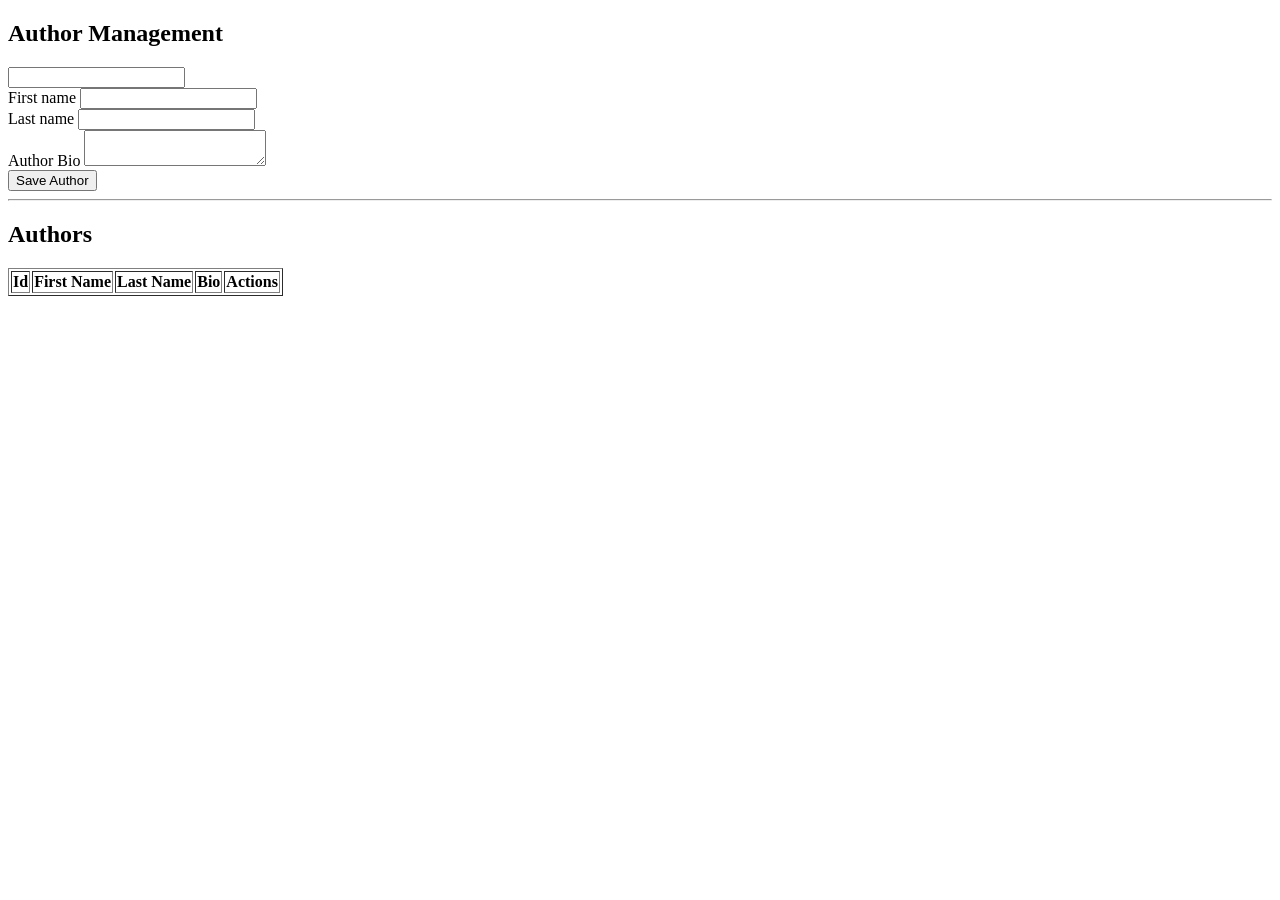
<file: src/main/resources/templates/authors.html>
<!DOCTYPE html>
<html lang="en">

<head>
<meta charset="UTF-8">
<meta name="viewport" content="width=device-width, initial-scale=1.0">
<meta name="_csrf" th:content="${_csrf.token}">
<meta name="_csrf_header" th:content="${_csrf.headerName}">
<title>Document</title>
<link rel="stylesheet" th:href="@{/css/authors.css}">
<script th:src="@{/js/authors.js}" defer></script>
</head>

<body>
	<div id="container">
		<section class="card">
			<h1>Author Management</h1>
			<p id="message" hidden></p>

			<form id="author-form">
				<input type="text" id="author-id">
				<div class="form-group">
					<label for="author-first-name"> First name </label> <input
						type="text" id="author-first-name" required>
				</div>


				<div class="form-group">
					<label for="author-last-name"> Last name </label> <input
						type="text" id="author-last-name" required>
				</div>

				<div class="form-group">
					<label for="author-bio"> Author Bio </label>
					<textarea id="author-bio" rows=""5></textarea>
				</div>
				<div class="form-actions">
					<button type="submit" id="save-button">Save Author</button>
					<button type="button" id="cancel-button" hidden>Cancel</button>
				</div>
			</form>

			<hr>
		</section>
	</div>

	<section class="card">
		<h2>Authors</h2>
		<table border="1">
			<thead>
				<tr>
					<th>Id</th>
					<th>First Name</th>
					<th>Last Name</th>
					<th>Bio</th>
					<th>Actions</th>
				</tr>
			</thead>
			<tbody id="author-table-body">

			</tbody>
		</table>
	</section>

</body>

</html>
</file>
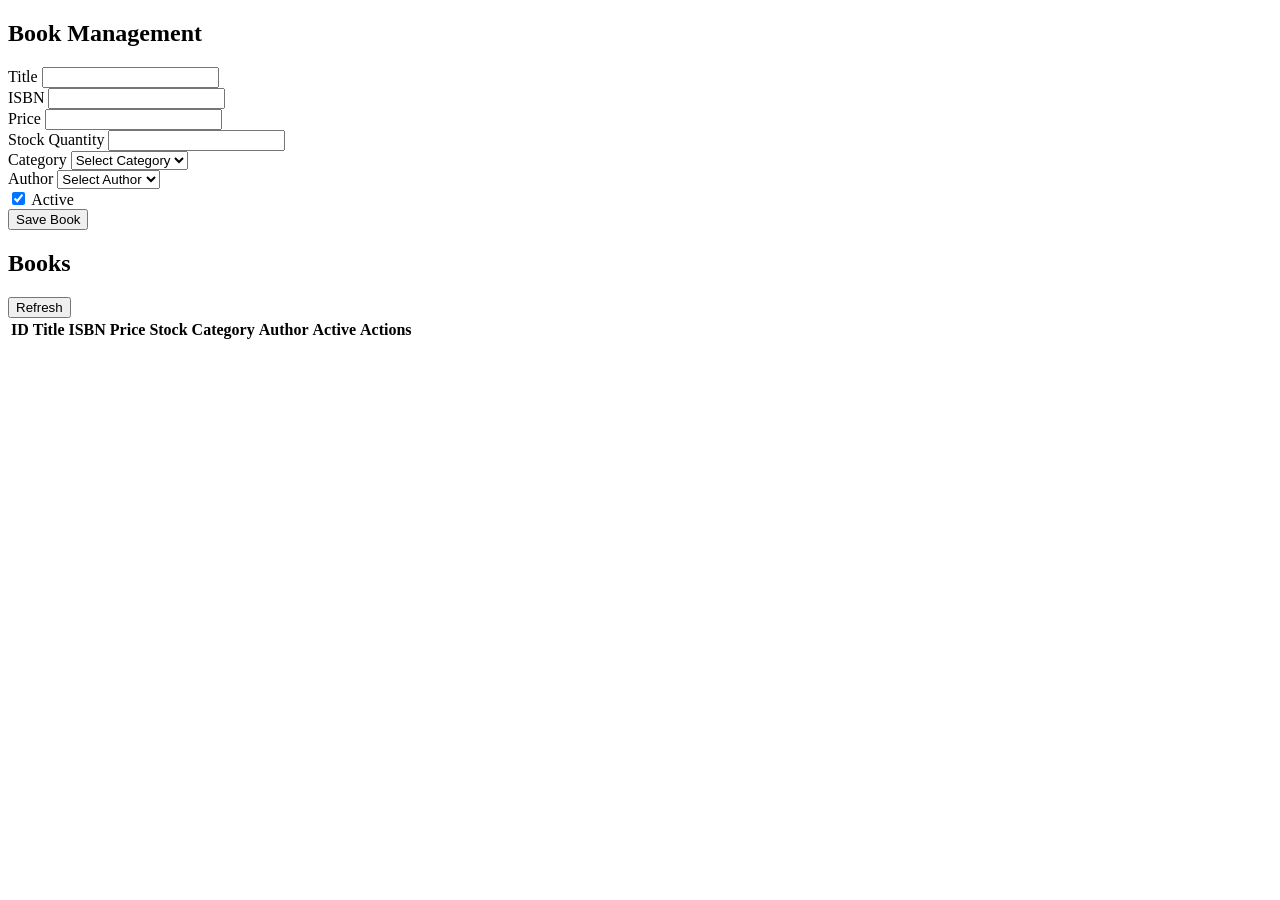
<file: src/main/resources/templates/books.html>
<!DOCTYPE html>
<html lang="en" xmlns:th="http://www.thymeleaf.org">

<head>
<meta charset="UTF-8">

<meta name="viewport" content="width=device-width, initial-scale=1.0">

<meta name="_csrf" th:content="${_csrf.token}">

<meta name="_csrf_header" th:content="${_csrf.headerName}">

<title>Book Management</title>

<link rel="stylesheet" th:href="@{/css/books.css}">

<script defer th:src="@{/js/books.js}">
	
</script>
</head>

<body>

	<div class="container">

		<section class="card">

			<h1>Book Management</h1>

			<p id="message" class="message" hidden></p>

			<form id="book-form">

				<input type="hidden" id="book-id">

				<div class="form-group">

					<label for="book-title"> Title </label> <input type="text"
						id="book-title" required>

				</div>

				<div class="form-group">

					<label for="book-isbn"> ISBN </label> <input type="text"
						id="book-isbn" required>

				</div>

				<div class="form-group">

					<label for="book-price"> Price </label> <input type="number"
						id="book-price" min="0" step="0.01" required>

				</div>

				<div class="form-group">

					<label for="book-stock"> Stock Quantity </label> <input
						type="number" id="book-stock" min="0" required>

				</div>

				<div class="form-group">

					<label for="book-category"> Category </label> <select
						id="book-category" required>

						<option value="">Select Category</option>

					</select>

				</div>

				<div class="form-group">

					<label for="book-author"> Author </label> <select id="book-author"
						required>

						<option value="">Select Author</option>

					</select>

				</div>

				<div class="form-group checkbox-group">

					<input type="checkbox" id="book-active" checked>

					<label for="book-active"> Active </label>

				</div>

				<div class="form-actions">

					<button type="submit" id="save-button">Save Book</button>

					<button type="button" id="cancel-button" hidden>Cancel</button>

				</div>

			</form>

		</section>


		<section class="card">

			<div class="table-header">

				<h2>Books</h2>

				<button type="button" id="refresh-button">Refresh</button>

			</div>

			<div class="table-wrapper">

				<table>

					<thead>

						<tr>
							<th>ID</th>
							<th>Title</th>
							<th>ISBN</th>
							<th>Price</th>
							<th>Stock</th>
							<th>Category</th>
							<th>Author</th>
							<th>Active</th>
							<th>Actions</th>
						</tr>

					</thead>

					<tbody id="book-table-body">
					</tbody>

				</table>

			</div>

		</section>

	</div>

</body>
</html>
</file>
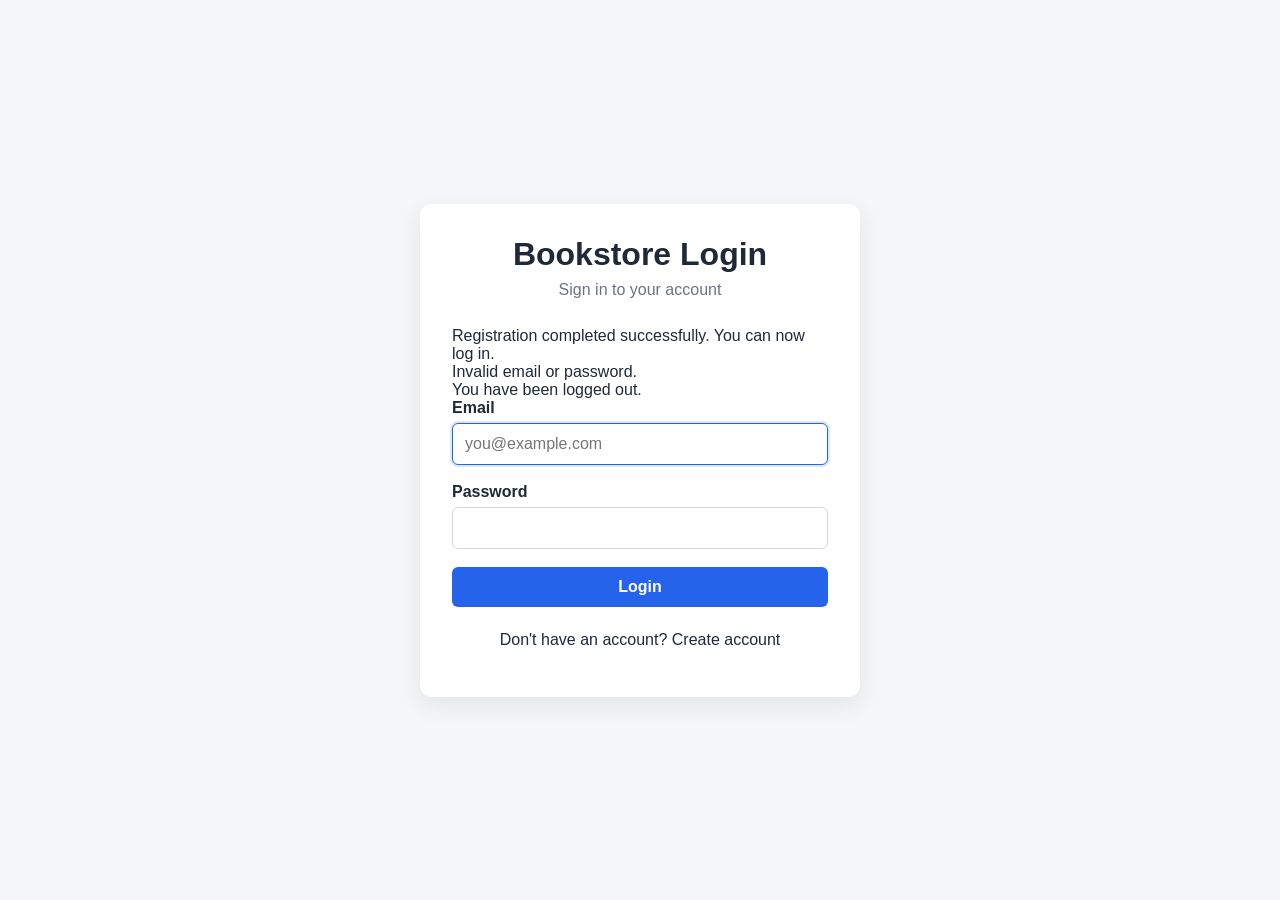
<file: src/main/resources/templates/login.html>
<!DOCTYPE html>
<html lang="en" xmlns:th="http://www.thymeleaf.org">
<head>
    <meta charset="UTF-8">
    <meta name="viewport" content="width=device-width, initial-scale=1.0">
    <title>Login | Bookstore</title>
    <link rel="stylesheet" href="./css/auth.css">
</head>
<body>
    <div class="auth-container">
        <div class="auth-card">
            <h1>Bookstore Login</h1>

            <p class="subtitle">Sign in to your account</p>

            <div class="message success" th:if="${param.registered}">
                Registration completed successfully. You can now log in.
            </div>

            <div class="message error-message" th:if="${param.error}">
            Invalid email or password. </div>
        
            <div class="message success" th:if="${param.logout}">
                You have been logged out.
            </div>
            <form th:action="@{/login}" method="post">
                <div class="form-group">
                    <label for="username">Email</label>
                    <input type="email" name="username" id="username" placeholder="you@example.com" required autofocus>
                </div>
                <div class="form-group">
                    <label for="password">Password</label>
                    <input type="password" name="password" id="password" required >
                </div>
                <button type="submit" class="primary-button">Login</button>
            </form>
            <p class="login-link">
                Don't have an account? <a th:href="@{/register}">
                    Create account 
                </a>
            </p>
        </div>
    </div>
</body>
</file>
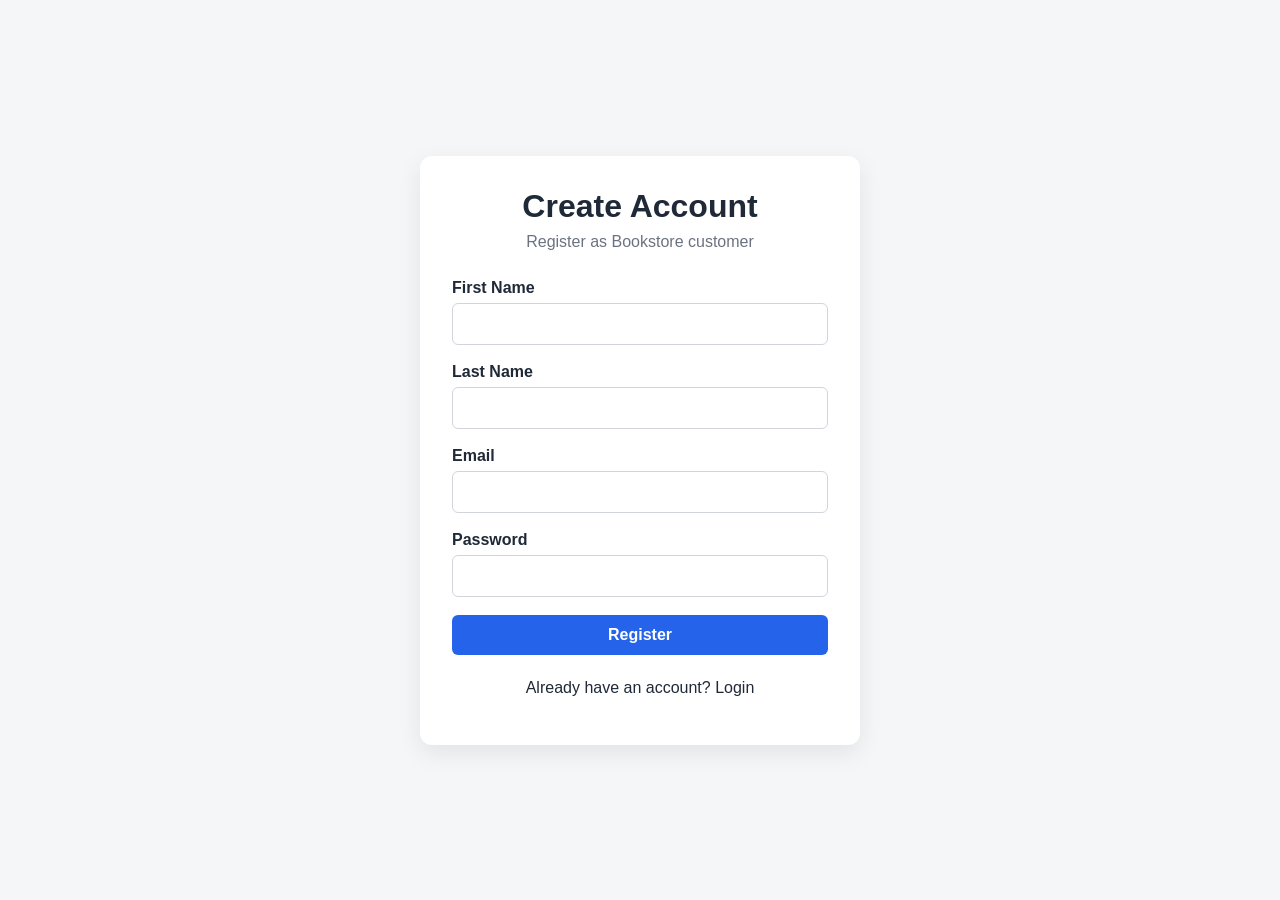
<file: src/main/resources/templates/register.html>
<!DOCTYPE html>
<html lang="en" xmlns:th="http://www.thymeleaf.org">
<head>
    <meta charset="UTF-8">
    <meta name="viewport" content="width=device-width, initial-scale=1.0">
    <title>Register | Bookstore</title>
    <link rel="stylesheet" href="./css/auth.css">
</head>
<body>
    <div class="auth-container">
        <div class="auth-card">
            <h1>Create Account</h1>
            <p class="subtitle">
                Register as Bookstore customer
            </p>
            <form th:action="@{/register}" th:object="${registerRequest}" method="post">
                <div class="form-group">
                    <label for="firstName">First Name</label>
                    <input id="firstName" type="text" th:field="*{firstName}">
                    <p class="error" th:if=${#fields.hasErrors('firstName')} th:error="*{firstName}"></p>
                </div>
                <div class="form-group">
                    <label for="lastName">Last Name</label>
                    <input id="lastName" type="text" th:field="*{lastName}">
                    <p class="error" th:if=${#fields.hasErrors('lastName')} th:error="*{lastName}"></p>
                </div>
                <div class="form-group">
                    <label for="email">Email</label>
                    <input id="email" type="text" th:field="*{email}">
                    <p class="error" th:if=${#fields.hasErrors('email')} th:error="*{email}"></p>
                </div>
                <div class="form-group">
                    <label for="password">Password</label>
                    <input id="password" type="text" th:field="*{password}">
                    <p class="error" th:if=${#fields.hasErrors('password')} th:error="*{password}"></p>
                </div>
                <button type="submit" class="primary-button">
                    Register
                </button>
            </form>
            
            <p class="login-link">
                Already have an account?
                <a th:href="@{/login}">Login</a>
            </p>
        </div>
    </div>
</body>
</html>
</file>
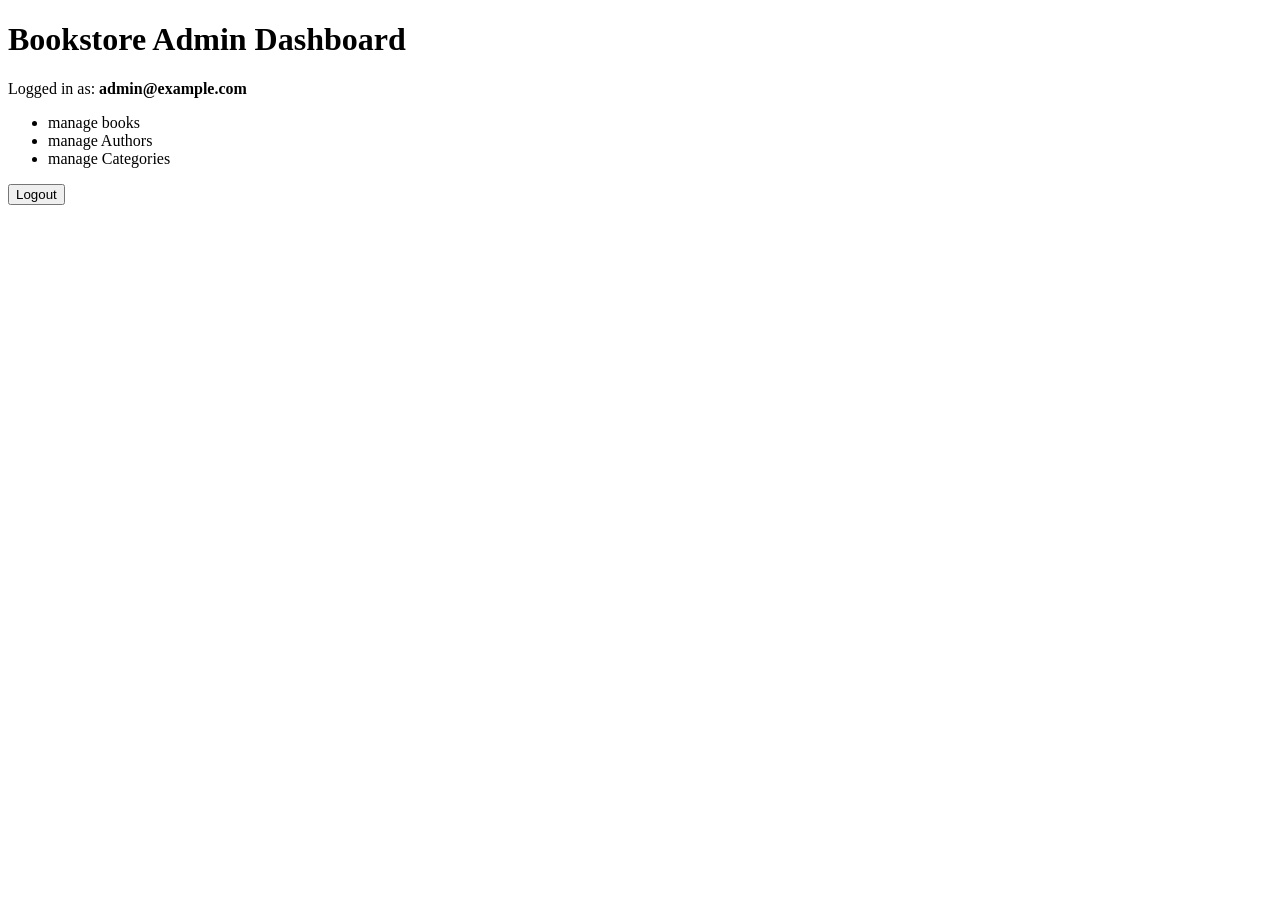
<file: src/main/resources/templates/admin/dashboard.html>
<!DOCTYPE html>
<html lang="en" xmlns:th="http://www.thymeleaf.org">
<head>
<meta charset="UTF-8">
<title>Admin Dashhboard</title>
</head>
<body>

    <h1>Bookstore Admin Dashboard</h1>
    
    <p>
        Logged in as: 
        <strong th:text="${email}">
            admin@example.com
        </strong>
    </p>
    <nav>
        <ul>
            <li>
                <a th:href="@{/books}">manage books</a>
            </li>
             <li>
                <a th:href="@{/authors}">manage Authors</a>
            </li>
             <li>
                <a th:href="@{/categories}">manage Categories</a>
            </li>
        </ul>
    </nav>
    <form th:action="@{/logout}" method="post">
        <button type="submit">
            Logout
        </button>
    </form>
    
</body>
</html>
</file>
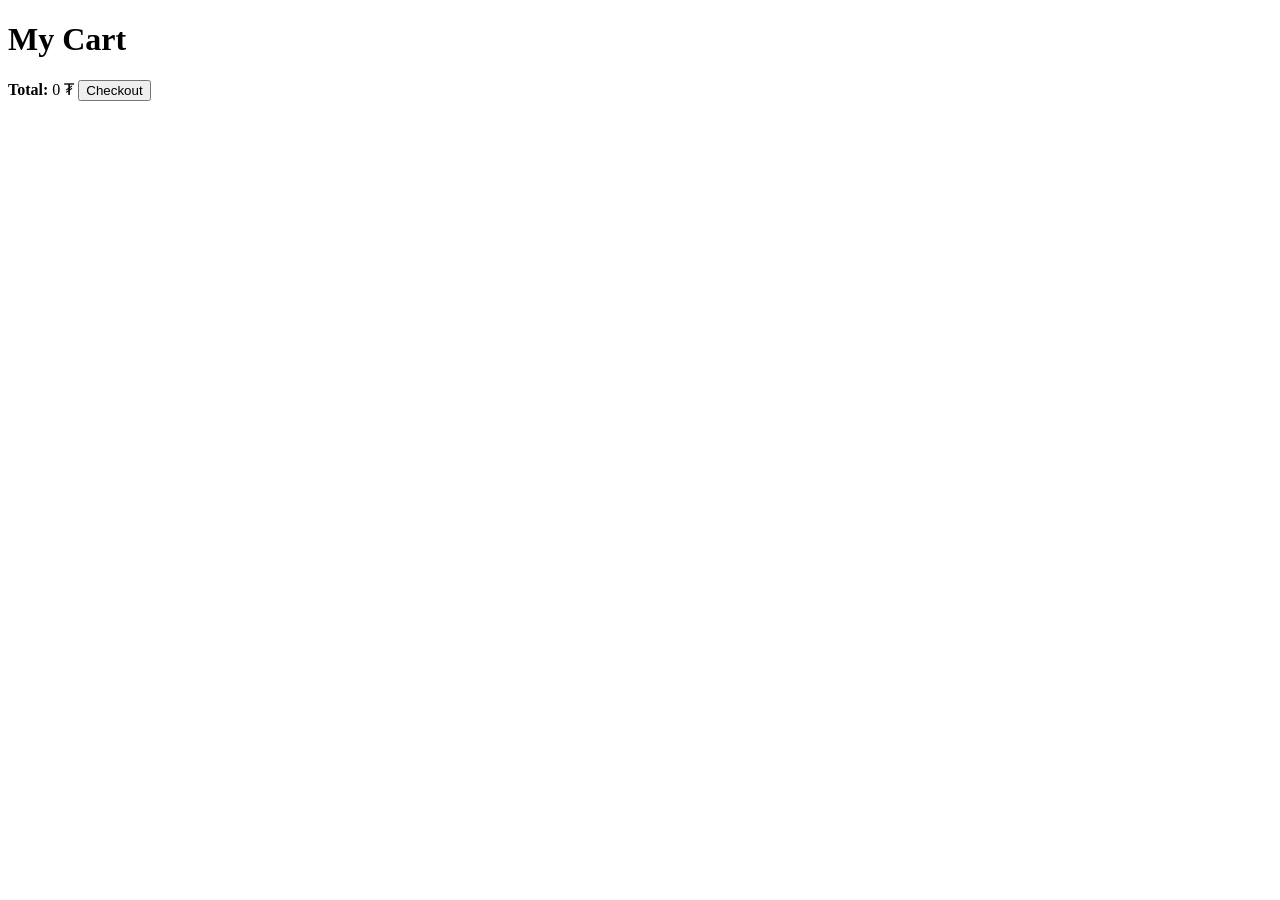
<file: src/main/resources/templates/customer/cart.html>
<!DOCTYPE html>
<html lang="en" xmlns:th="http://www.thymeleaf.org">
<head>
    <meta charset="UTF-8">
    <meta name="_csrf" th:content="${_csrf.token}">
     <meta name="_csrf_header" th:content="${_csrf.headerName}">
    <title>My Cart</title>
    <link rel="stylesheet" th:href="@{/css/cart.css}">
    <script th:src="@{/js/cart.js}" defer></script>
</head>
<body>
    <div class="container">
        <h1>My Cart</h1>
        <div id="cart-items"></div>
        <section class="cart-summary">
            <strong>Total: </strong>
            <span id="cart-total">0 ₮</span>
            <button type="button" id="checkout-button">
                Checkout
            </button>
        </section>
    </div>
</body>
</html>
</file>
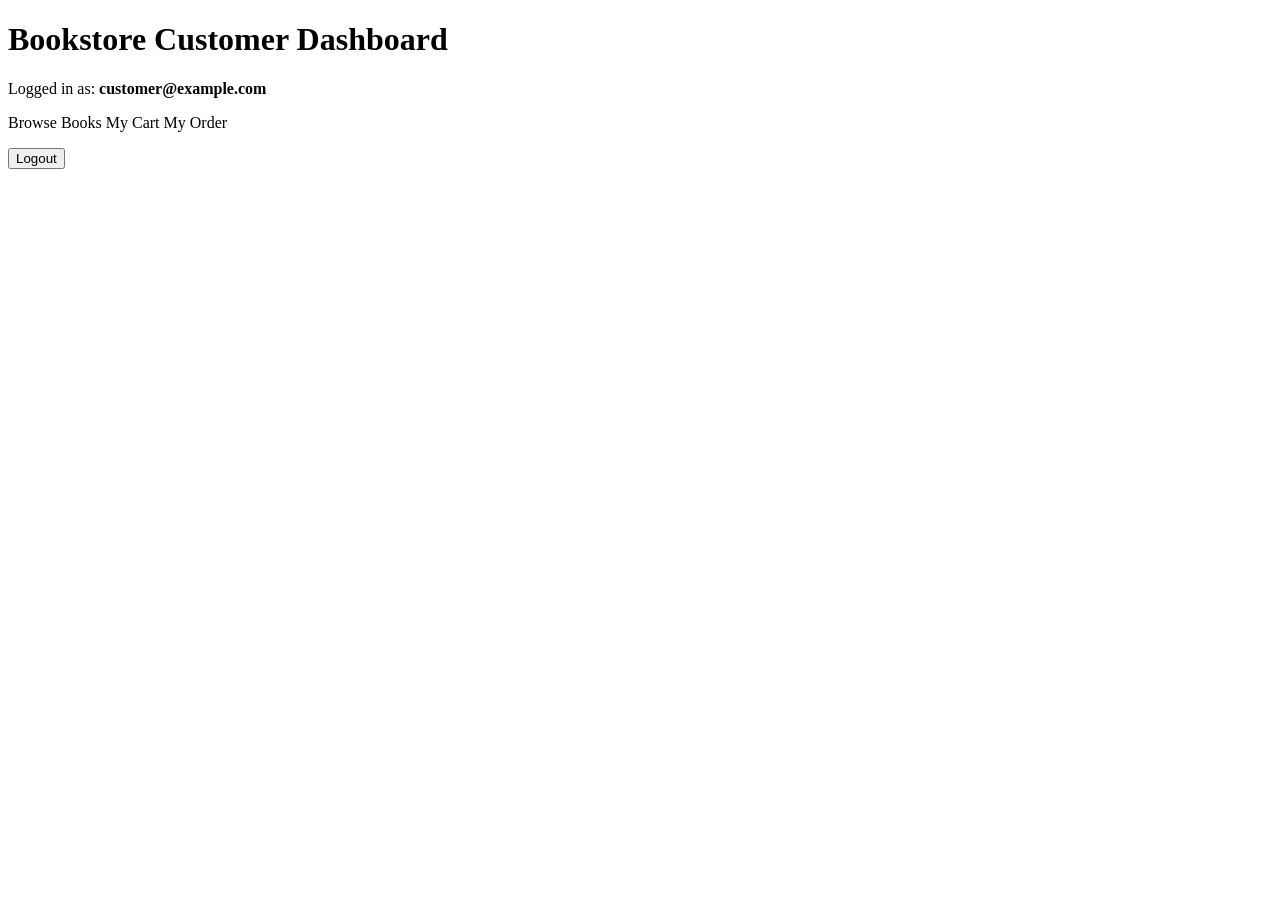
<file: src/main/resources/templates/customer/dashboard.html>
<!DOCTYPE html>
<html lang="en" xmlns:th="http://www.thymeleaf.org">
<head>
<meta charset="UTF-8">
<title>Customer Dashhboard</title>
</head>
<body>

    <h1>Bookstore Customer Dashboard</h1>
    
    <p>
        Logged in as: 
        <strong th:text="${email}">
            customer@example.com
        </strong>
    </p>
    <p>
       <a th:href="@{/shop}">
        Browse Books
       </a>
       <a th:href="@{/customer/cart}">
        My Cart
       </a>
       <a th:href="@{/customer/order}">
        My Order
       </a>
    </p>
    <form th:action="@{/logout}" method="post">
        <button type="submit">
            Logout
        </button>
    </form>
    
</body>
</html>
</file>
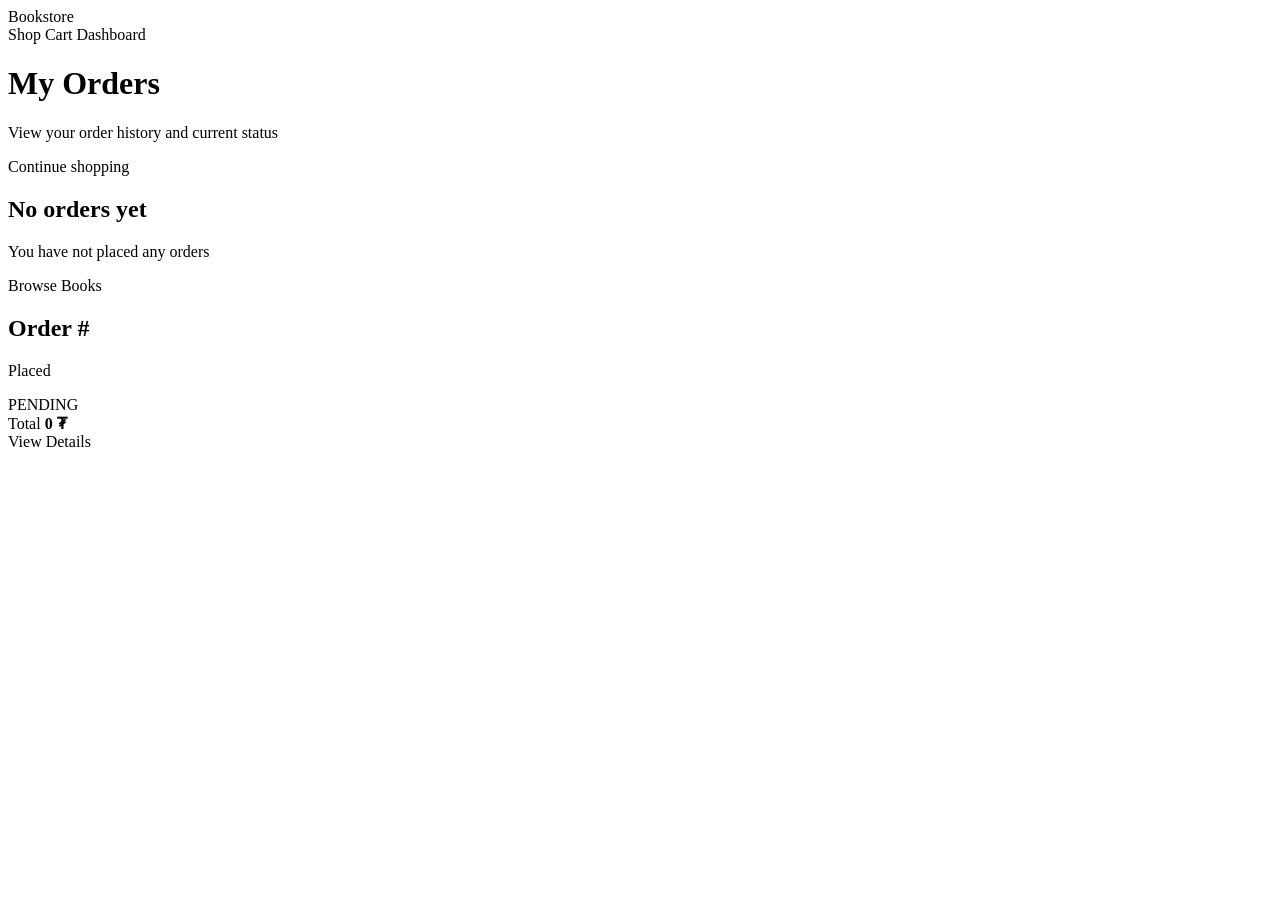
<file: src/main/resources/templates/customer/orders.html>
<!DOCTYPE html>
<html lang="en" xmlns:th="http://www.thymeleaf.org">
<head>
    <meta charset="UTF-8">
    <meta name="viewport" content="width=device-width, initial-scale=1.0">
    <title>My Orders</title>
    <link rel="stylesheet" th:href="@{/css/customer-orders.css}">
</head>
<body>
    <header class="site-header">
        <div class="container nav">
            <a th:href="@{/shop}" class="logo"> Bookstore </a>
            <nav>
                <a th:href="@{/shop}">Shop</a>
                <a th:href="@{/customer/cart}">Cart</a>
                <a th:href="@{/customer}">Dashboard</a>
            </nav>
        </div>
    </header>
    <main class="container">
        <div class="page-header">
            <div>
                <h1>My Orders</h1>
                <p>View your order history and current status</p>
            </div>
            <a th:href="@{/shop}" class="button">
                Continue shopping
            </a>
        </div>
        <section class="empty-state" th:if="${#lists.isEmpty(orders)}">
            <h2>No orders yet</h2>
            <p>You have not placed any orders</p>
            <a th:href="@{/shop}" class="button">Browse Books</a>
        </section>
        <section class="orders" th:if="${#lists.isEmpty(orders)}">
            <article class="order-card" th:each="order: ${orders}">
                <div class="order-main">
                    <h2>Order # <span th:text="${order.id}"></span></h2>
                    <p class="muted"> Placed <span th:text="${order.createdAt}"></span></p>
                </div>
                <div>
                    <span class="status-badge" th:text="${order.status}">PENDING</span>
                </div>
                <div class="order-total">
                    <span class="muted">
                        Total
                    </span>
                    <strong th:text="${order.totalAmount + '₮'}">
                        0  ₮
                    </strong>
                </div>
                <div>
                    <a th:href="@{/customer/orders/{id}(id=${order.id})}" class="details-link">
                        View Details
                    </a>
                </div>
            </article>
        </section>
    </main>
</body>
</html>
</file>
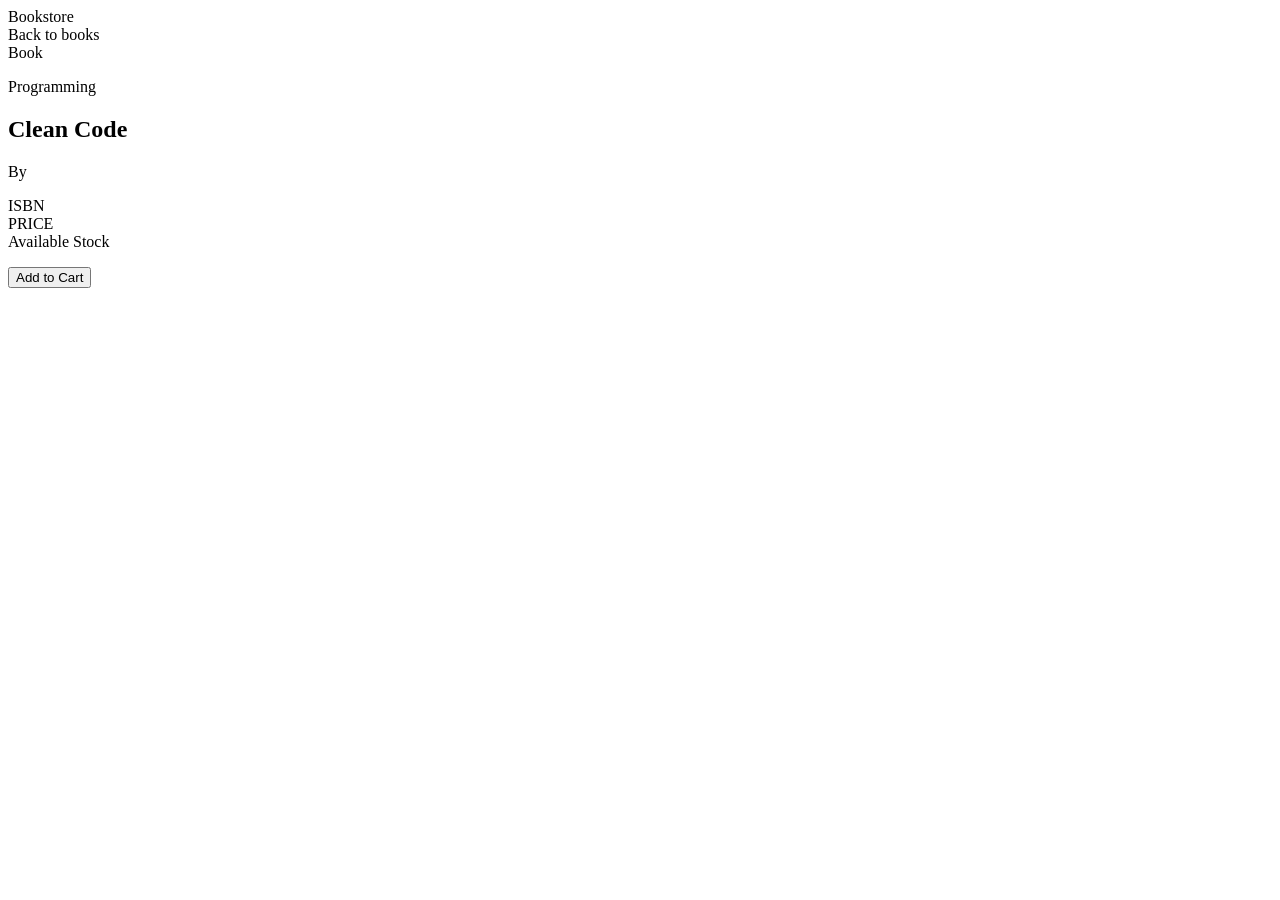
<file: src/main/resources/templates/shop/detail.html>
<!DOCTYPE html>
<html lang="en" xmlns:th="http://www.thymeleaf.org">
<head>
    <meta charset="UTF-8">
    <meta name="viewport" content="width=device-width, initial-scale=1.0">
     <meta name="_csrf" th:content="${_csrf.token}">
     <meta name="_csrf_header" th:content="${_csrf.headerName}">
    <title th:text="${book.title + ' | Bookstore'}">Book | Bookstore</title>
    <link rel="stylesheet" th:href="@{/css/shop.css}">
    <script th:src="@{/js/shop-detail.js}" defer></script>
</head>
<body>
    <header class="site-header">
        <div class="container nav">
            <a th:href="@{/shop}" class="logo">
                Bookstore
            </a>
        </div>
    </header>
    <main class="container">
        <a th:href="@{/shop}" class="back-link">Back to books</a>
        <section class="book-detail">
            <div class="detail-cover">
                Book
            </div>
            <div class="detail-content">
                <p class="category" th:text="${book.categoryName}">
                    Programming
                </p>
                <h1 th:text="${book.title}">
                    Clean Code
                </h1>
                <p class="author">
                    By
                    <strong>
                        <span th:text="${book.authorFirstName}"></span>
                         <span th:text="${book.authorLastName}"></span>
                    </strong>
                </p>
                <dl>
                    <div>
                        <dt>ISBN</dt>
                        <dd th:text="${book.isbn}"></dd>
                    </div>
                     <div>
                        <dt>PRICE</dt>
                        <dd th:text="${book.price + ' ₮'}"></dd>
                    </div>
                     <div>
                        <dt>Available Stock</dt>
                        <dd th:text="${book.stockQuantity}"></dd>
                    </div>
                </dl>
                <button type="button" 
                id="add-to-cart-button" 
                th:data-book-id="${book.id}" 
                th:disabled="${book.stockQuantity == 0}">
                    Add to Cart
                </button>
            </div>
        </section>
    </main>
</body>
</html>
</file>
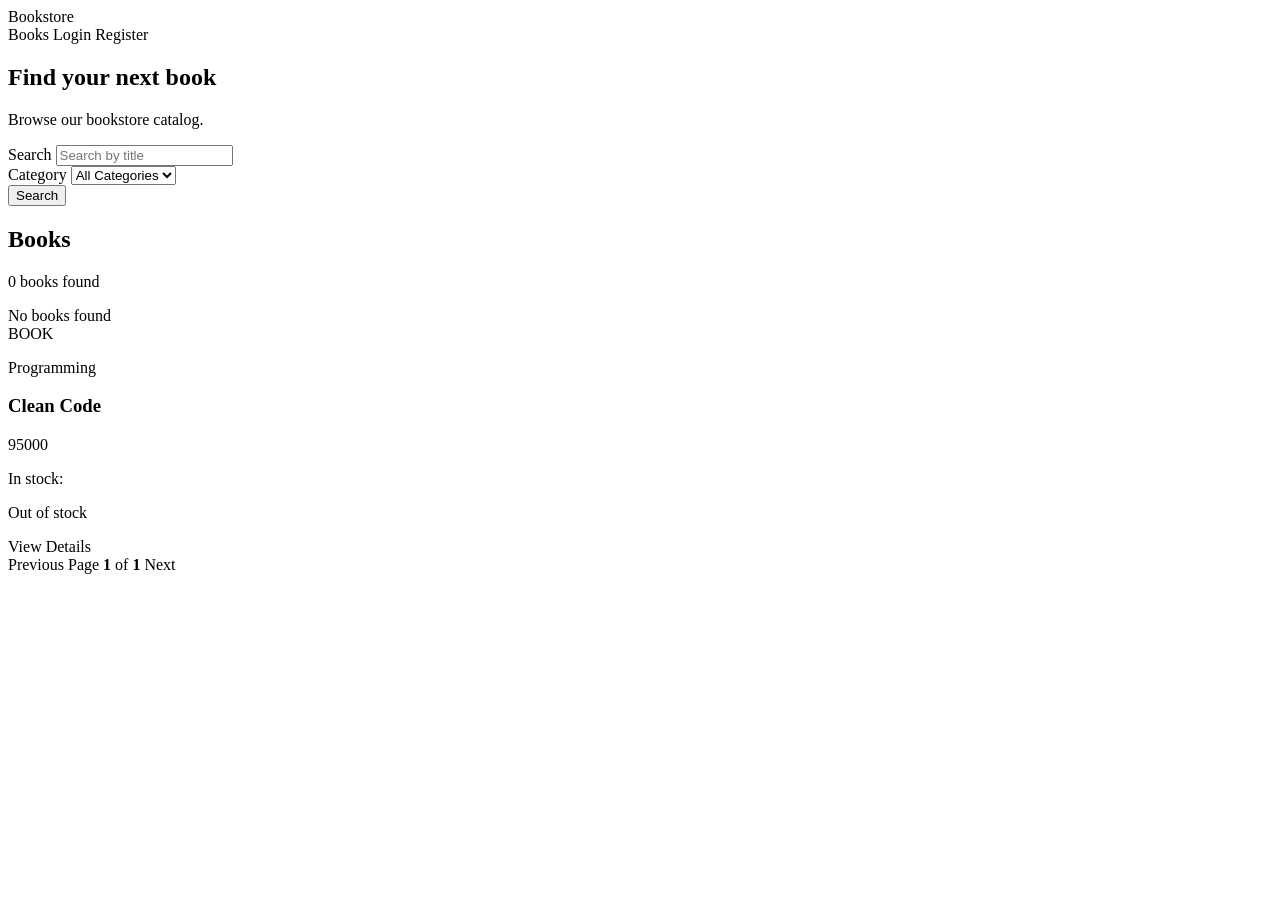
<file: src/main/resources/templates/shop/list.html>
<!DOCTYPE html>
<html lang="en" xmlns:th="http://www.thymeleaf.org">
<head>
<meta charset="UTF-8">
<meta name="viewport" content="width=device-width, initial-scale=1.0">
<title>Bookstore</title>
<link rel="stylesheet" th:href="@{/css/shop.css}">
</head>
<body>
	<header class="site-header">
		<div class="container nav">
			<a th:href="@{/shop}" class="logo">Bookstore</a>
			<nav>
				<a th:href="@{/shop}">Books</a> <a th:href="@{/login}">Login</a> <a
					th:href="@{/register}">Register</a>
			</nav>
		</div>
	</header>

	<main class="container">
		<section class="hero">
			<h1>Find your next book</h1>
			<p>Browse our bookstore catalog.</p>
		</section>

		<section class="filters">
			<form th:action="@{/shop}" method="get">
				<div class="filter-grid">
					<div>
						<label for="keyword">Search</label> <input id="keyword"
							type="search" placeholder="Search by title" th:value="${keyword}">
					</div>
					<div>
						<label for="categoryId">Category</label> <select name="categoryId"
							id="categoryId">
							<option value="">All Categories</option>
							<option th:each="category : ${categories}"
								th:value="${category.id}" th:text="${category.name}"
								th:selected="${categoryId != null and category.id == categoryId}">
							</option>
						</select>
					</div>
					<div class="filter-action">
						<button type="submit">Search</button>
					</div>
				</div>
			</form>
		</section>
		<section>
			<div class="results-heading">
				<h2>Books</h2>
				<p th:if="${books.totalElements > 0}">
					<span th:text="${books.totalElements}"> 0 </span> books found
				</p>
			</div>
			<div th:if="${books.isEmpty()}" class="empty-state">No books
				found</div>
			<div class="book-grid" th:if="${!books.isEmpty()}">
				<article class="book-card" th:each="book: ${books.content}">
					<div class="book-cover-placeholder">BOOK</div>
					<div class="book-content">
						<p class="category" th:text="${book.categoryName}">
							Programming</p>
						<h3 th:text="${book.title}">Clean Code</h3>
						<p class="author">
							<span th:text="${book.authorFirstName}"> </span> <span
								th:text="${book.authorLastName}"> </span>
						</p>
						<p class="price" th:text="${book.price + ' ₮'}">95000</p>
						<p class="stock" th:if="${book.stockQuantity > 0 }">
							In stock: <span th:text="${book.stockQuantity}"></span>
						</p>
						<p class="out-of-stock" th:if="${book.stockQuantity <= 0}">
							Out of stock</p>
						<a th:href="@{/shop/books/{id}(id=${book.id})}"
							class="details-button"> View Details </a>
					</div>
				</article>
			</div>
		</section>
		<nav class="pagination" th:if="${books.totalPages > 1}">
			<a th:if="${books.hasPrevious()}"
				th:href="@{/shop(page=${books.number - 1}, keyword=${keyword}, categoryId=${categoryId})}">
				Previous </a> <span> Page <strong th:text="${books.number + 1}">
					1 </strong> of <strong th:text="${book.totalPages}"> 1 </strong>
			</span> <a th:if="${books.hasNext()}"
				th:href="@{/shop(page=${books.number + 1}, keyword=${keyword}, categoryId=${categoryId})}">
				Next </a>
		</nav>
	</main>
</body>
</html>
</file>
<file: src/main/resources/templates/css/auth.css>
* {
    box-sizing: border-box;
}

body {
    margin: 0;
    min-height: 100vh;
    display: flex;
    align-items: center;
    justify-content: center;

    background: #f4f6f8;
    font-family: Arial, Helvetica, sans-serif;
    color: #1f2937;
}

.auth-container {
    width: 100%;
    padding: 24px;
}

.auth-card{
    width: min(440px, 100%);
    margin: auto;
    padding: 32px;
    background: white;
    border-radius: 12px;
    box-shadow: 0 8px 24px rgba(0, 0, 0, 0.08);
}

.auth-card h1 {
    margin: 0 0 8px;
    text-align: center;
}

.subtitle {
    margin: 0 0 28px;
    text-align: center;
    color: #6b7280;
}

.form-group {
    margin-bottom: 18px;
}

label {
    display: block;
    margin-bottom: 6px;
    font-weight: 600;
}

input {
    width: 100%;
    padding: 11px 12px;
    border: 1px solid #d1d5db;
    border-radius: 6px;
    font: inherit;
}

input:focus{
    border-color: #2563eb;
    outline: 2px solid rgba(37, 99, 235, 0.15);
}

.primary-button {
    width: 100%;
    padding: 11px;
    border: 0;
    border-radius: 6px;
    background: #2563eb;
    color: white;
    cursor: pointer;
    font: inherit;
    font-weight: 600;
}

.primary-button:hover {
    opacity: 0.9;
}

.error {
    margin: 6px 0 0 ;
    color: #dc2626;
    font-size: 14px;
}

.login-link {
    margin-top: 24px;
    text-align: center;
}
</file>
